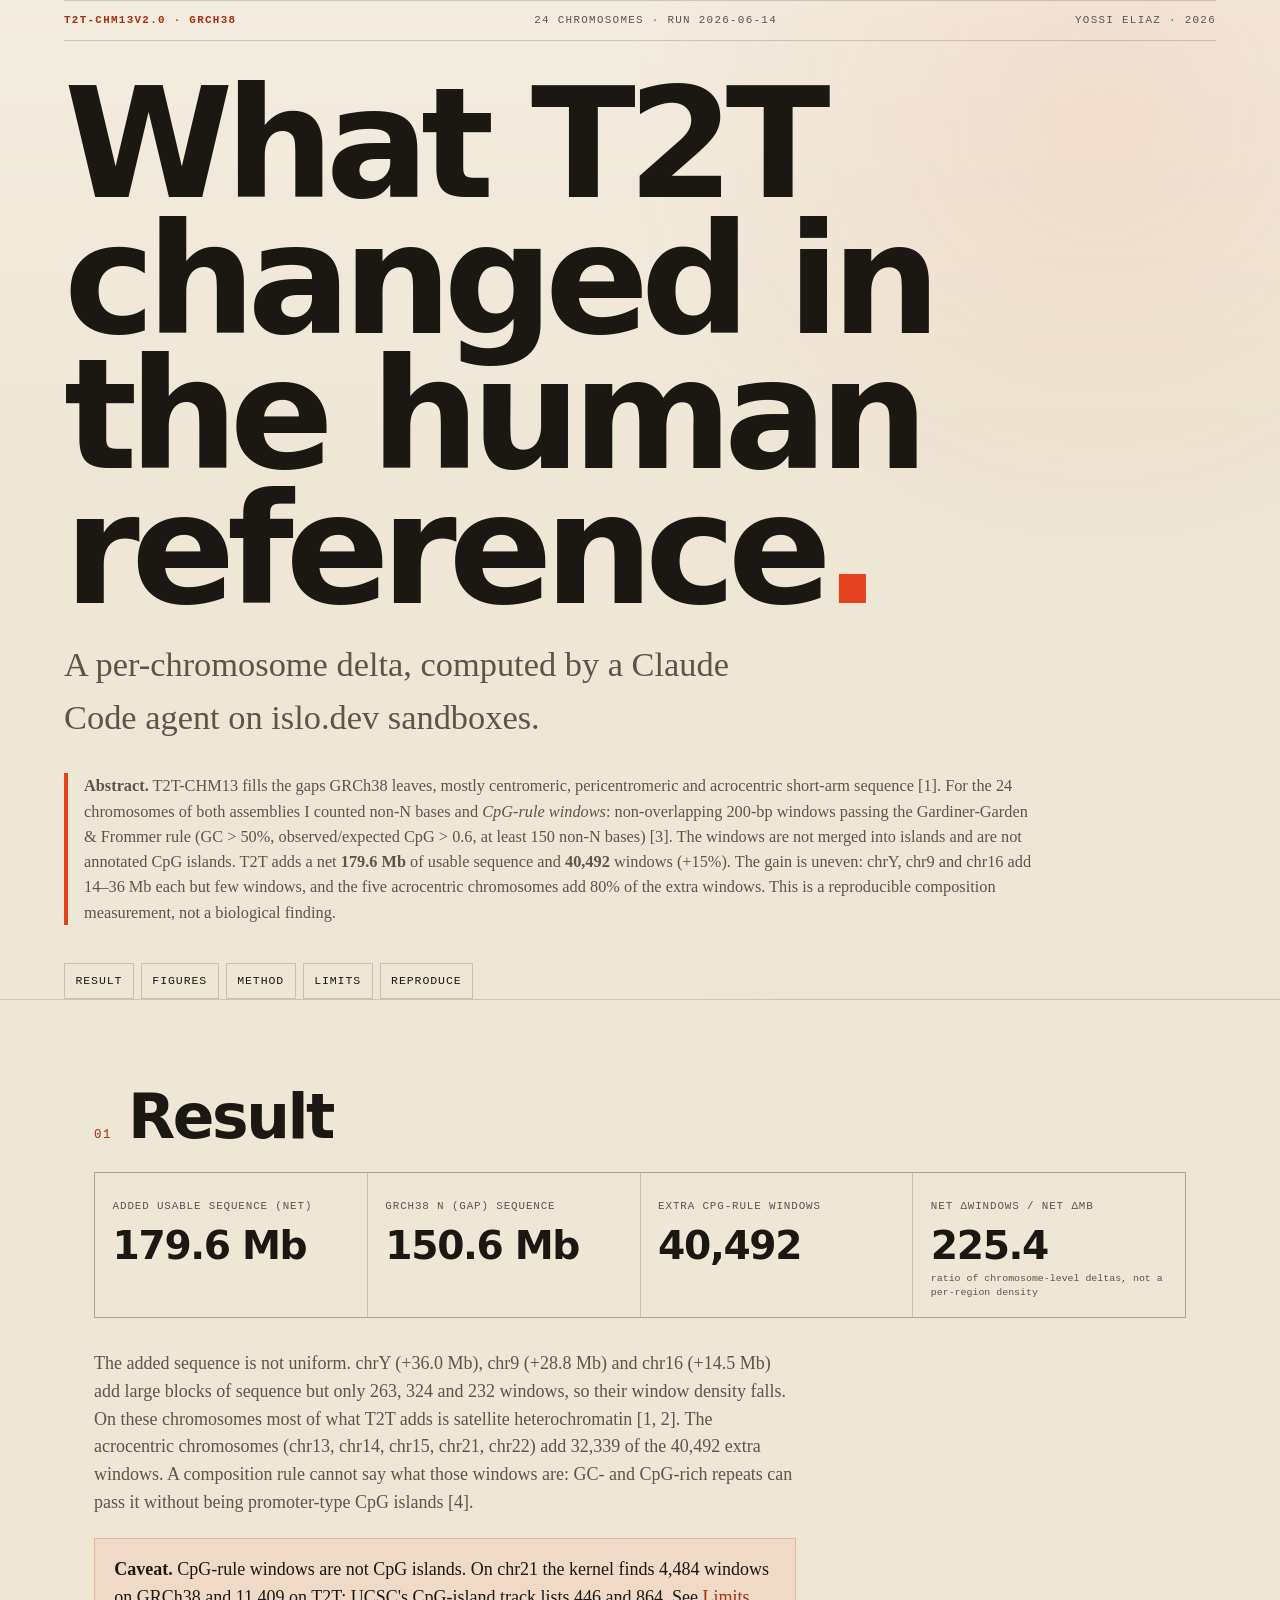
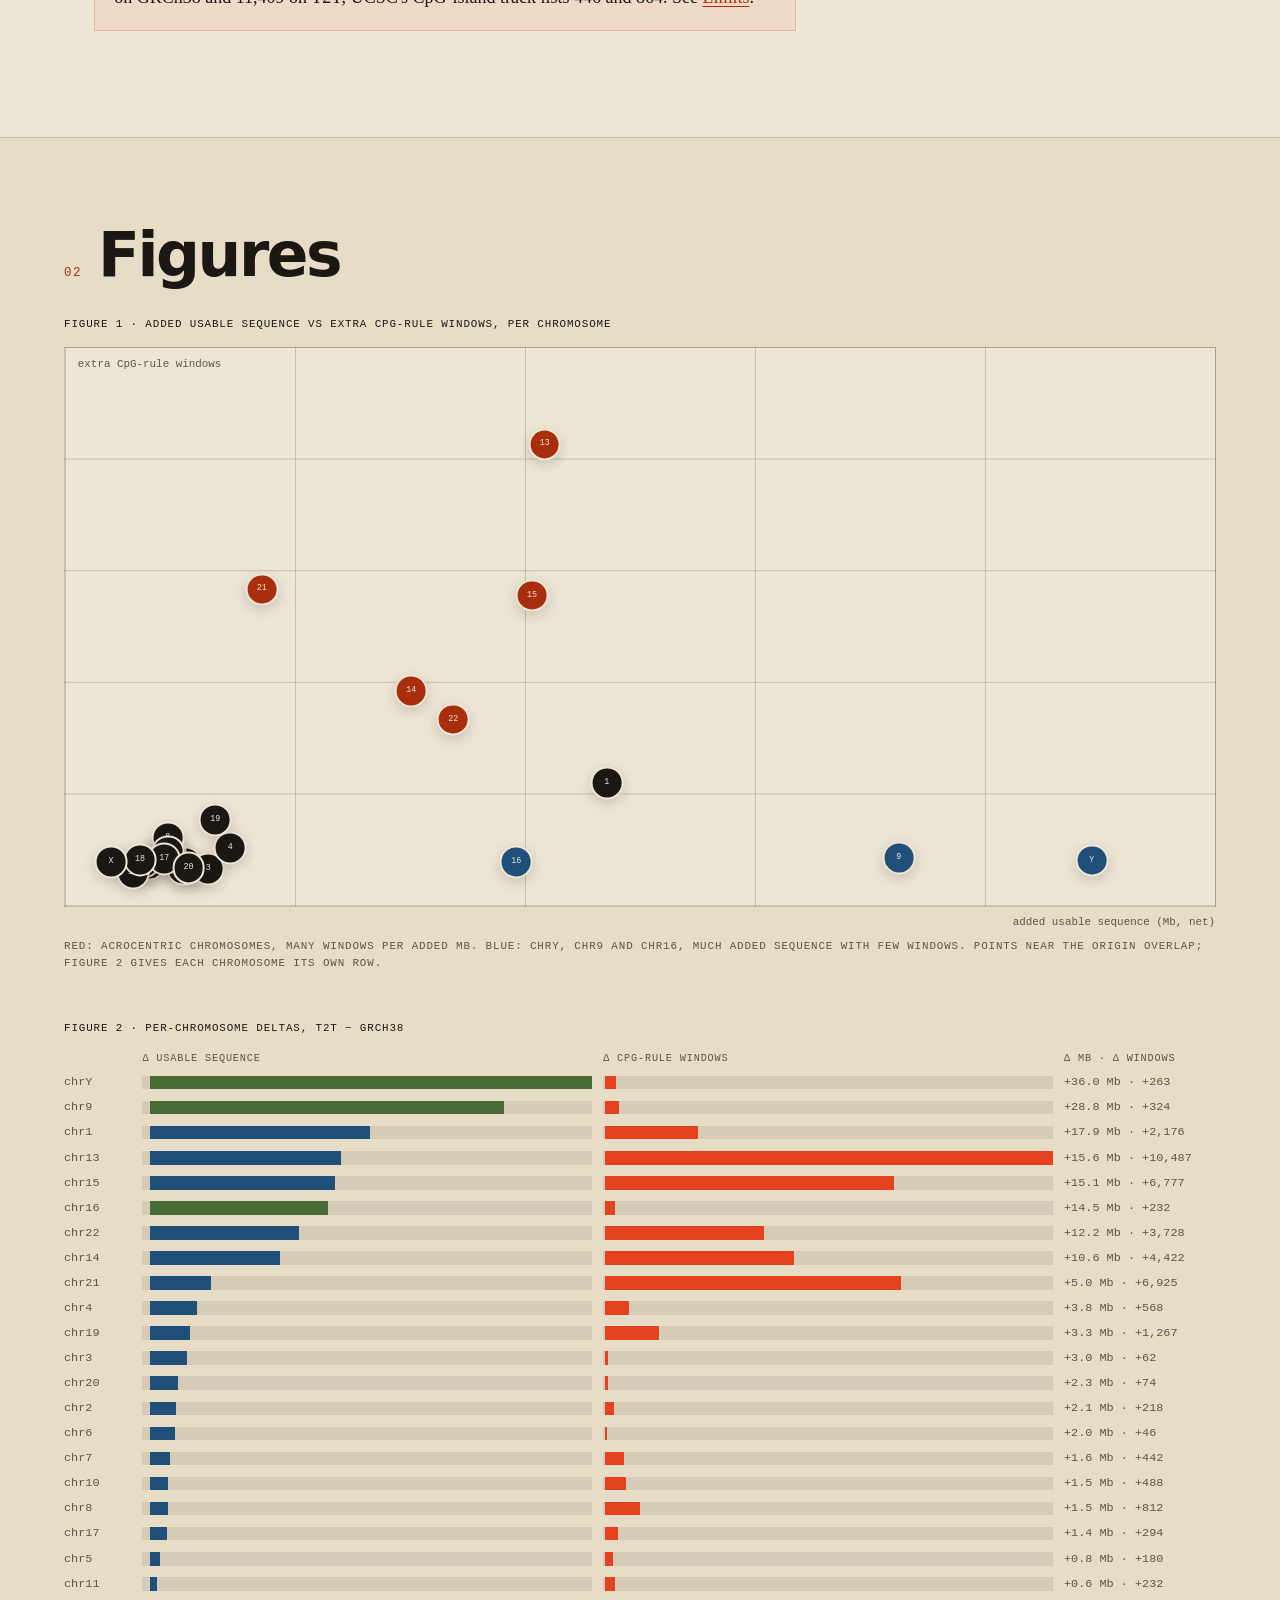
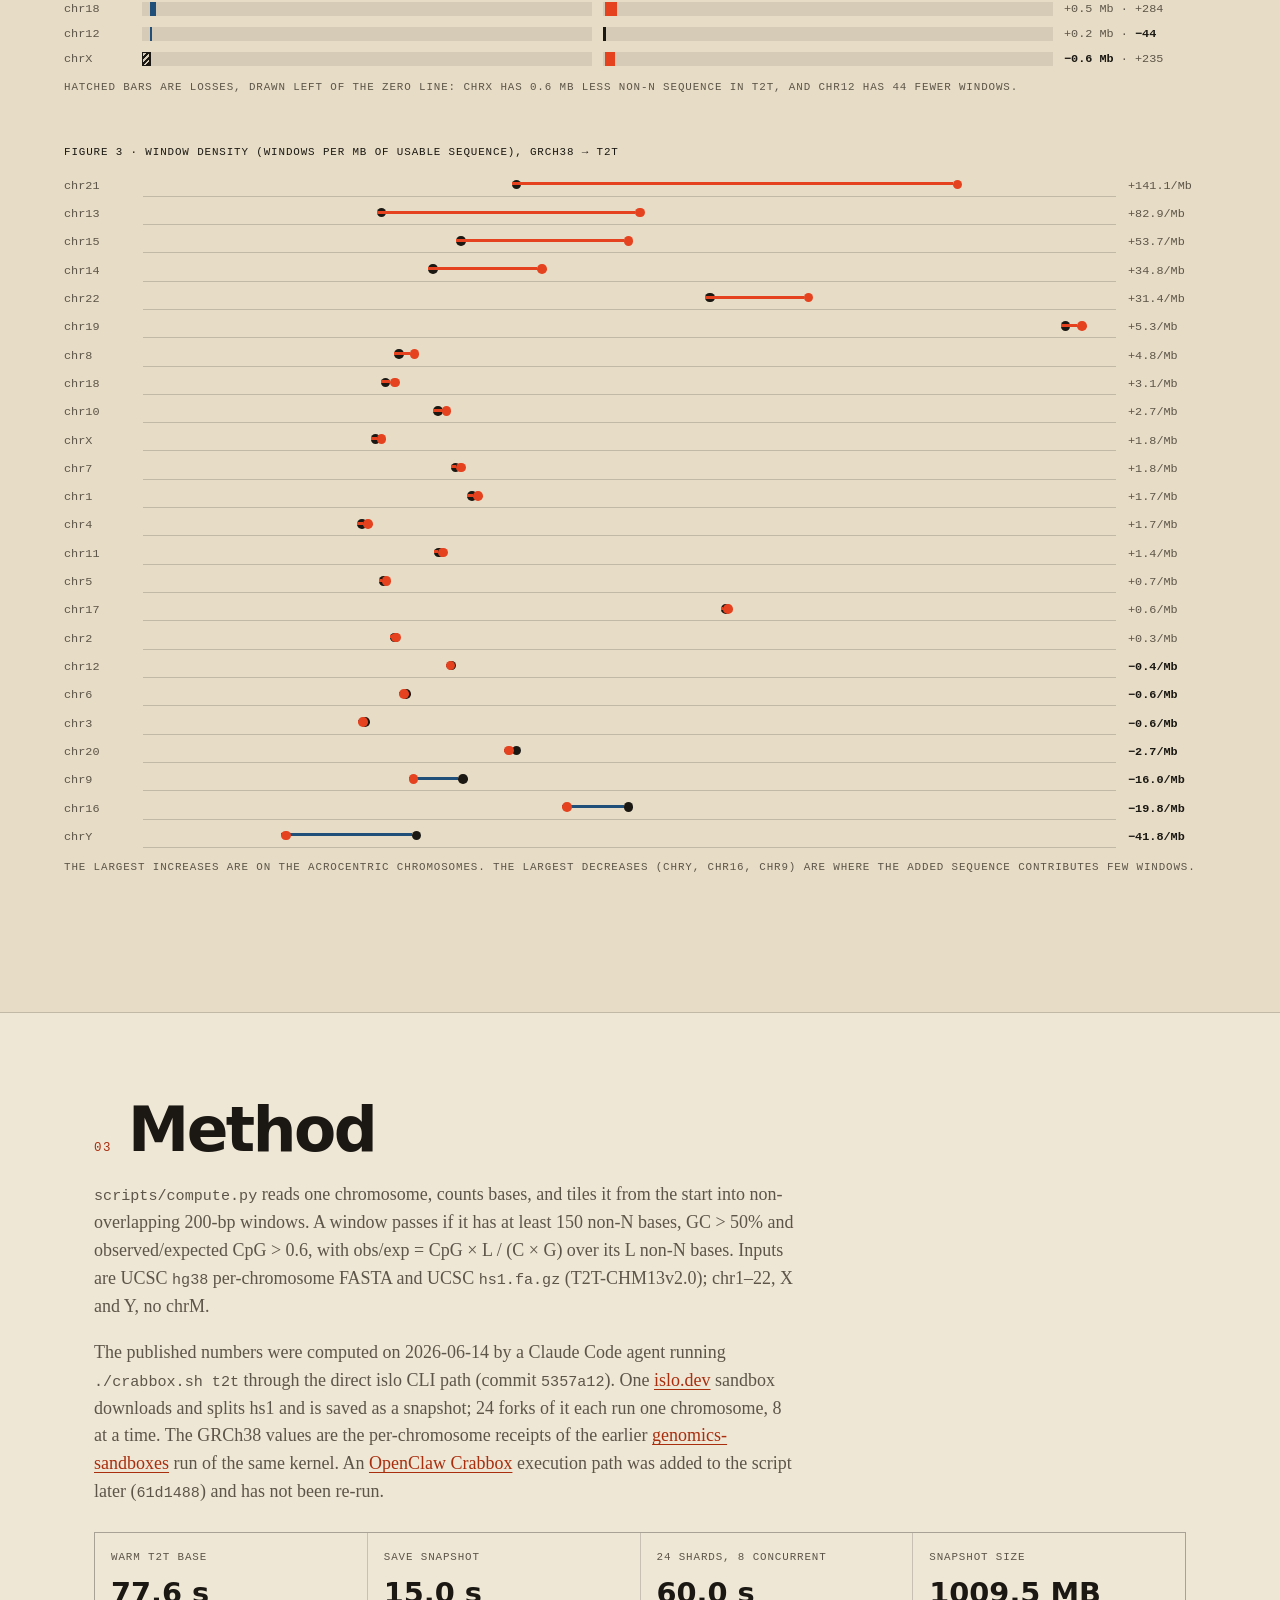
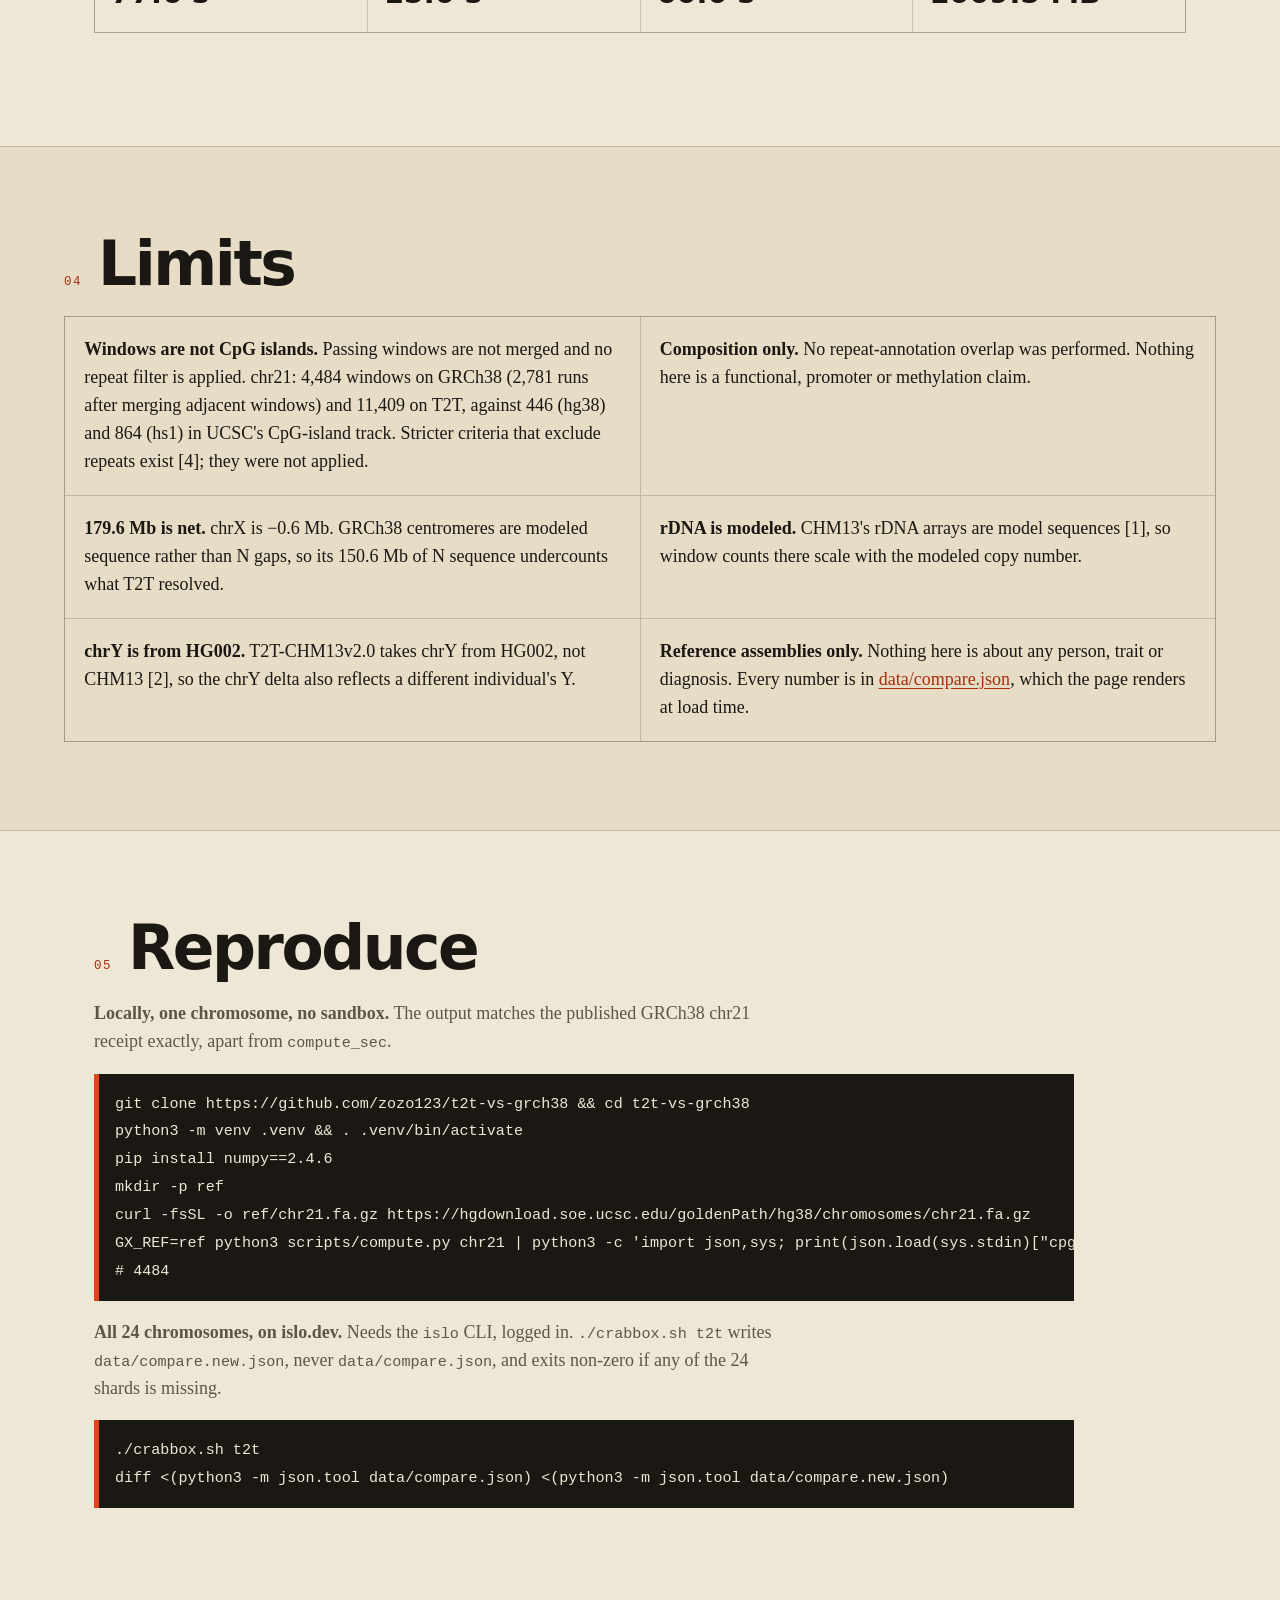
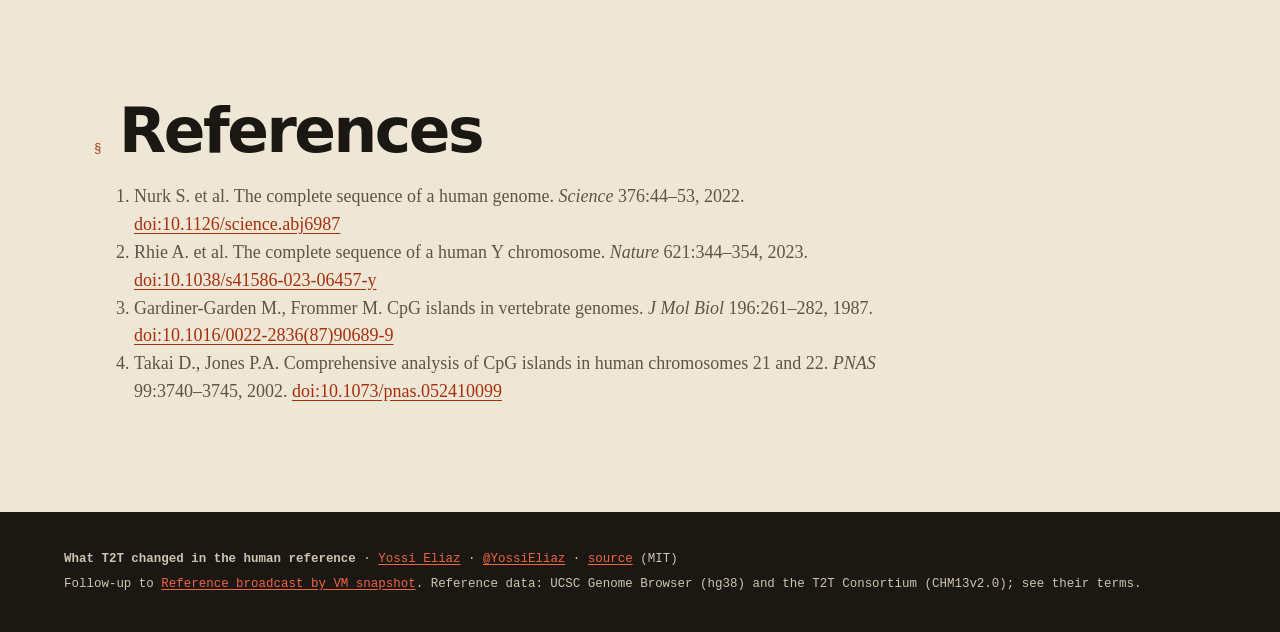
<file: index.html>
<!doctype html>
<html lang="en">
<head>
  <meta charset="utf-8">
  <meta name="viewport" content="width=device-width, initial-scale=1">
  <title>What T2T changed: GRCh38 vs T2T-CHM13 · Yossi Eliaz</title>
  <meta name="description" content="Per-chromosome GRCh38 vs T2T-CHM13v2.0: a net 179.6 Mb of added non-N sequence and 40,492 more CpG-rule windows (+15%). Composition only; not annotated CpG islands.">
  <meta name="author" content="Yossi Eliaz">
  <link rel="canonical" href="https://zozo123.github.io/t2t-vs-grch38/">
  <meta name="color-scheme" content="light">
  <meta property="og:type" content="article">
  <meta property="og:title" content="What T2T changed in the human reference">
  <meta property="og:description" content="T2T adds a net 179.6 Mb of usable sequence. Under a simple CpG-composition rule, heterochromatic additions (chrY, chr9, chr16) add few CpG-rich windows; acrocentric chromosomes (chr13–15, 21, 22) add most.">
  <meta property="og:url" content="https://zozo123.github.io/t2t-vs-grch38/">
  <meta property="og:image" content="https://zozo123.github.io/t2t-vs-grch38/og.png">
  <meta name="twitter:card" content="summary_large_image">
  <meta name="twitter:site" content="@YossiEliaz">
  <meta name="twitter:creator" content="@YossiEliaz">
  <link rel="icon" href="data:image/svg+xml,%3Csvg xmlns='http://www.w3.org/2000/svg' viewBox='0 0 16 16'%3E%3Crect width='16' height='16' rx='3' fill='%231b1813'/%3E%3Ccircle cx='8' cy='8' r='3.5' fill='%23e5421f'/%3E%3C/svg%3E">
  <link rel="stylesheet" href="styles.css">
  <script type="application/ld+json">
  {
    "@context": "https://schema.org",
    "@type": "TechArticle",
    "headline": "What T2T changed in the human reference",
    "url": "https://zozo123.github.io/t2t-vs-grch38/",
    "image": "https://zozo123.github.io/t2t-vs-grch38/og.png",
    "author": {
      "@type": "Person",
      "@id": "https://yossieliaz.netlify.app/#person",
      "name": "Yossi Eliaz",
      "url": "https://yossieliaz.netlify.app/"
    }
  }
  </script>
</head>
<body>
<header class="mast">
  <div class="rule"><span>T2T-CHM13v2.0 · GRCh38</span><span>24 chromosomes · run 2026-06-14</span><span>Yossi Eliaz · 2026</span></div>
  <h1>What T2T changed in the human reference<span>.</span></h1>
  <p class="dek">A per-chromosome delta, computed by a Claude Code agent on islo.dev sandboxes.</p>
  <p class="abstract"><b>Abstract.</b> T2T-CHM13 fills the gaps GRCh38 leaves, mostly centromeric, pericentromeric and acrocentric short-arm sequence [1]. For the 24 chromosomes of both assemblies I counted non-N bases and <dfn>CpG-rule windows</dfn>: non-overlapping 200-bp windows passing the Gardiner-Garden &amp; Frommer rule (GC &gt; 50%, observed/expected CpG &gt; 0.6, at least 150 non-N bases) [3]. The windows are not merged into islands and are not annotated CpG islands. T2T adds a net <b data-bind="totals.net_new_mb">179.6 Mb</b> of usable sequence and <b data-bind="totals.extra_islands">40,492</b> windows (+15%). The gain is uneven: chrY, chr9 and chr16 add 14–36 Mb each but few windows, and the five acrocentric chromosomes add 80% of the extra windows. This is a reproducible composition measurement, not a biological finding.</p>
  <nav>
    <a href="#result">Result</a>
    <a href="#figures">Figures</a>
    <a href="#method">Method</a>
    <a href="#limits">Limits</a>
    <a href="#reproduce">Reproduce</a>
  </nav>
</header>

<main>
  <section id="result" class="section">
    <div class="section-head"><span>01</span><h2>Result</h2></div>
    <div class="stats">
      <div><span>Added usable sequence (net)</span><b data-bind="totals.net_new_mb">179.6 Mb</b></div>
      <div><span>GRCh38 N (gap) sequence</span><b data-bind="totals.grch38_n_mb">150.6 Mb</b></div>
      <div><span>Extra CpG-rule windows</span><b data-bind="totals.extra_islands">40,492</b></div>
      <div><span>Net Δwindows / net ΔMb</span><b data-bind="totals.new_seq_isl_per_mb">225.4</b><small>ratio of chromosome-level deltas, not a per-region density</small></div>
    </div>
    <p class="lead">The added sequence is not uniform. chrY (+36.0 Mb), chr9 (+28.8 Mb) and chr16 (+14.5 Mb) add large blocks of sequence but only 263, 324 and 232 windows, so their window density falls. On these chromosomes most of what T2T adds is satellite heterochromatin [1, 2]. The acrocentric chromosomes (chr13, chr14, chr15, chr21, chr22) add 32,339 of the 40,492 extra windows. A composition rule cannot say what those windows are: GC- and CpG-rich repeats can pass it without being promoter-type CpG islands [4].</p>
    <p class="callout"><b>Caveat.</b> CpG-rule windows are not CpG islands. On chr21 the kernel finds 4,484 windows on GRCh38 and 11,409 on T2T; UCSC's CpG-island track lists 446 and 864. See <a href="#limits">Limits</a>.</p>
  </section>

  <section id="figures" class="section alt">
    <div class="section-head"><span>02</span><h2>Figures</h2></div>
    <figure>
      <figcaption>Figure 1 · Added usable sequence vs extra CpG-rule windows, per chromosome</figcaption>
      <div id="scatter" class="scatter" role="img" aria-label="Scatter plot of added usable sequence against extra CpG-rule windows, one point per chromosome"></div>
      <p class="note">Red: acrocentric chromosomes, many windows per added Mb. Blue: chrY, chr9 and chr16, much added sequence with few windows. Points near the origin overlap; Figure 2 gives each chromosome its own row.</p>
    </figure>
    <figure>
      <figcaption>Figure 2 · Per-chromosome deltas, T2T − GRCh38</figcaption>
      <div id="bars" class="bars" role="group" aria-label="Per-chromosome delta bars"></div>
      <p class="note">Hatched bars are losses, drawn left of the zero line: chrX has 0.6 Mb less non-N sequence in T2T, and chr12 has 44 fewer windows.</p>
    </figure>
    <figure>
      <figcaption>Figure 3 · Window density (windows per Mb of usable sequence), GRCh38 → T2T</figcaption>
      <div id="density" class="density" role="group" aria-label="Density slope chart"></div>
      <p class="note">The largest increases are on the acrocentric chromosomes. The largest decreases (chrY, chr16, chr9) are where the added sequence contributes few windows.</p>
    </figure>
  </section>

  <section id="method" class="section">
    <div class="section-head"><span>03</span><h2>Method</h2></div>
    <p class="lead"><code>scripts/compute.py</code> reads one chromosome, counts bases, and tiles it from the start into non-overlapping 200-bp windows. A window passes if it has at least 150 non-N bases, GC &gt; 50% and observed/expected CpG &gt; 0.6, with obs/exp = CpG × L / (C × G) over its L non-N bases. Inputs are UCSC <code>hg38</code> per-chromosome FASTA and UCSC <code>hs1.fa.gz</code> (T2T-CHM13v2.0); chr1–22, X and Y, no chrM.</p>
    <p class="lead">The published numbers were computed on 2026-06-14 by a Claude Code agent running <code>./crabbox.sh t2t</code> through the direct islo CLI path (commit <code>5357a12</code>). One <a href="https://islo.dev">islo.dev</a> sandbox downloads and splits hs1 and is saved as a snapshot; 24 forks of it each run one chromosome, 8 at a time. The GRCh38 values are the per-chromosome receipts of the earlier <a href="https://zozo123.github.io/genomics-sandboxes/">genomics-sandboxes</a> run of the same kernel. An <a href="https://github.com/openclaw/crabbox">OpenClaw Crabbox</a> execution path was added to the script later (<code>61d1488</code>) and has not been re-run.</p>
    <div class="timeline">
      <div><span>Warm T2T base</span><b data-bind="timings.warmup_sec">77.6 s</b></div>
      <div><span>Save snapshot</span><b data-bind="snapshot.save_sec">15.0 s</b></div>
      <div><span>24 shards, 8 concurrent</span><b data-bind="timings.map_wallclock_sec">60.0 s</b></div>
      <div><span>Snapshot size</span><b data-bind="snapshot.size">1009.5 MB</b></div>
    </div>
  </section>

  <section id="limits" class="section alt">
    <div class="section-head"><span>04</span><h2>Limits</h2></div>
    <div class="grid">
      <p><b>Windows are not CpG islands.</b> Passing windows are not merged and no repeat filter is applied. chr21: 4,484 windows on GRCh38 (2,781 runs after merging adjacent windows) and 11,409 on T2T, against 446 (hg38) and 864 (hs1) in UCSC's CpG-island track. Stricter criteria that exclude repeats exist [4]; they were not applied.</p>
      <p><b>Composition only.</b> No repeat-annotation overlap was performed. Nothing here is a functional, promoter or methylation claim.</p>
      <p><b>179.6 Mb is net.</b> chrX is −0.6 Mb. GRCh38 centromeres are modeled sequence rather than N gaps, so its 150.6 Mb of N sequence undercounts what T2T resolved.</p>
      <p><b>rDNA is modeled.</b> CHM13's rDNA arrays are model sequences [1], so window counts there scale with the modeled copy number.</p>
      <p><b>chrY is from HG002.</b> T2T-CHM13v2.0 takes chrY from HG002, not CHM13 [2], so the chrY delta also reflects a different individual's Y.</p>
      <p><b>Reference assemblies only.</b> Nothing here is about any person, trait or diagnosis. Every number is in <a href="./data/compare.json">data/compare.json</a>, which the page renders at load time.</p>
    </div>
  </section>

  <section id="reproduce" class="section">
    <div class="section-head"><span>05</span><h2>Reproduce</h2></div>
    <p class="lead"><b>Locally, one chromosome, no sandbox.</b> The output matches the published GRCh38 chr21 receipt exactly, apart from <code>compute_sec</code>.</p>
    <pre><code>git clone https://github.com/zozo123/t2t-vs-grch38 && cd t2t-vs-grch38
python3 -m venv .venv && . .venv/bin/activate
pip install numpy==2.4.6
mkdir -p ref
curl -fsSL -o ref/chr21.fa.gz https://hgdownload.soe.ucsc.edu/goldenPath/hg38/chromosomes/chr21.fa.gz
GX_REF=ref python3 scripts/compute.py chr21 | python3 -c 'import json,sys; print(json.load(sys.stdin)["cpg_islands"])'
# 4484</code></pre>
    <p class="lead"><b>All 24 chromosomes, on islo.dev.</b> Needs the <code>islo</code> CLI, logged in. <code>./crabbox.sh t2t</code> writes <code>data/compare.new.json</code>, never <code>data/compare.json</code>, and exits non-zero if any of the 24 shards is missing.</p>
    <pre><code>./crabbox.sh t2t
diff &lt;(python3 -m json.tool data/compare.json) &lt;(python3 -m json.tool data/compare.new.json)</code></pre>
  </section>

  <section class="section refs">
    <div class="section-head"><span>§</span><h2>References</h2></div>
    <ol>
      <li>Nurk S. et al. The complete sequence of a human genome. <i>Science</i> 376:44–53, 2022. <a href="https://doi.org/10.1126/science.abj6987">doi:10.1126/science.abj6987</a></li>
      <li>Rhie A. et al. The complete sequence of a human Y chromosome. <i>Nature</i> 621:344–354, 2023. <a href="https://doi.org/10.1038/s41586-023-06457-y">doi:10.1038/s41586-023-06457-y</a></li>
      <li>Gardiner-Garden M., Frommer M. CpG islands in vertebrate genomes. <i>J Mol Biol</i> 196:261–282, 1987. <a href="https://doi.org/10.1016/0022-2836(87)90689-9">doi:10.1016/0022-2836(87)90689-9</a></li>
      <li>Takai D., Jones P.A. Comprehensive analysis of CpG islands in human chromosomes 21 and 22. <i>PNAS</i> 99:3740–3745, 2002. <a href="https://doi.org/10.1073/pnas.052410099">doi:10.1073/pnas.052410099</a></li>
    </ol>
  </section>
</main>

<footer>
  <p><b>What T2T changed in the human reference</b> · <a href="https://www.linkedin.com/in/yossi-eliaz">Yossi Eliaz</a> · <a href="https://x.com/YossiEliaz">@YossiEliaz</a> · <a href="https://github.com/zozo123/t2t-vs-grch38">source</a> (MIT)</p>
  <p>Follow-up to <a href="https://zozo123.github.io/genomics-sandboxes/">Reference broadcast by VM snapshot</a>. Reference data: UCSC Genome Browser (hg38) and the T2T Consortium (CHM13v2.0); see their terms.</p>
</footer>

<script src="script.js"></script>
</body>
</html>
</file>
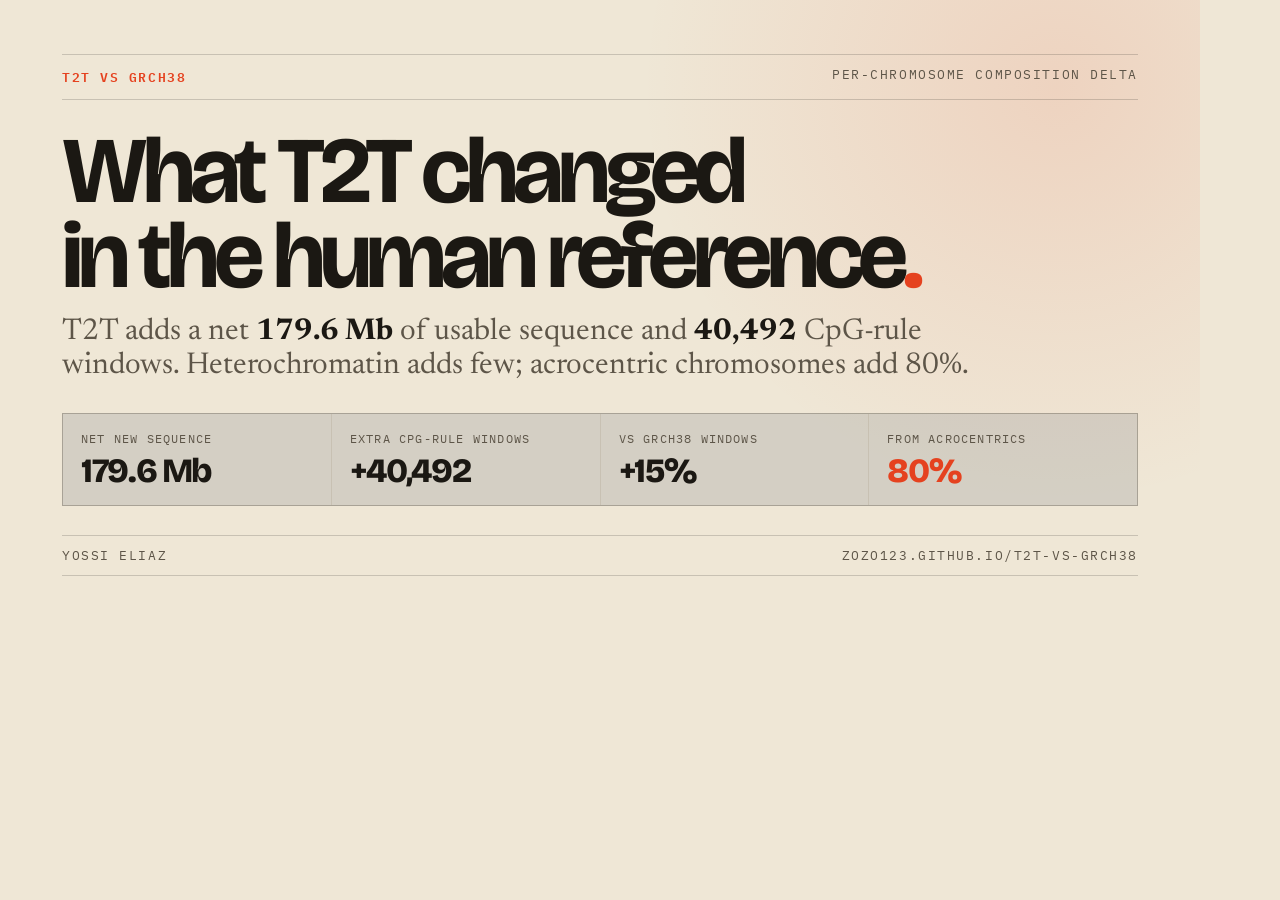
<file: og-card.html>
<!doctype html>
<html lang="en">
<head>
<meta charset="utf-8">
<link rel="preconnect" href="https://fonts.googleapis.com">
<link rel="preconnect" href="https://fonts.gstatic.com" crossorigin>
<link href="https://fonts.googleapis.com/css2?family=Bricolage+Grotesque:opsz,wght@12..96,700;12..96,800&family=IBM+Plex+Mono:wght@400;600&family=Newsreader:opsz,wght@6..72,400&display=swap" rel="stylesheet">
<style>
:root{--paper:#efe7d6;--ink:#1b1813;--ink2:#5d5548;--hot:#e5421f;--blue:#204f79}
*{box-sizing:border-box} body{margin:0;width:1200px;height:630px;background:var(--paper);color:var(--ink);font-family:"Newsreader",serif;overflow:hidden}
.card{height:100%;padding:54px 62px;display:flex;flex-direction:column;justify-content:space-between;background:radial-gradient(circle at 88% 14%,rgba(229,66,31,.12),transparent 35%)}
.top,.by{font-family:"IBM Plex Mono",monospace;text-transform:uppercase;letter-spacing:.12em;font-size:13px;color:var(--ink2);display:flex;justify-content:space-between;border-block:1px solid rgba(27,24,19,.18);padding:11px 0}
.top span:first-child{color:var(--hot);font-weight:600}
h1{font-family:"Bricolage Grotesque",sans-serif;font-size:94px;line-height:.9;letter-spacing:-.055em;margin:0 0 18px;max-width:920px}
h1 span{color:var(--hot)}
.sub{font-size:30px;line-height:1.12;max-width:910px;color:var(--ink2);margin:0}.sub b{color:var(--ink)}
.stats{display:grid;grid-template-columns:repeat(4,1fr);gap:1px;background:rgba(27,24,19,.18);border:1px solid rgba(27,24,19,.18)}
.stat{background:rgba(255,255,255,.22);padding:17px 18px}.k{display:block;font-family:"IBM Plex Mono",monospace;font-size:12px;letter-spacing:.1em;text-transform:uppercase;color:var(--ink2)}.v{display:block;font-family:"Bricolage Grotesque",sans-serif;font-size:34px;font-weight:800;letter-spacing:-.04em;line-height:1;margin-top:8px}.hot .v{color:var(--hot)}
</style>
</head>
<body>
<div class="card">
  <div class="top"><span>T2T vs GRCh38</span><span>per-chromosome composition delta</span></div>
  <div>
    <h1>What T2T changed<br>in the human reference<span>.</span></h1>
    <p class="sub">T2T adds a net <b>179.6 Mb</b> of usable sequence and <b>40,492</b> CpG-rule windows. Heterochromatin adds few; acrocentric chromosomes add 80%.</p>
  </div>
  <div>
    <div class="stats">
      <div class="stat"><span class="k">net new sequence</span><span class="v">179.6 Mb</span></div>
      <div class="stat"><span class="k">extra CpG-rule windows</span><span class="v">+40,492</span></div>
      <div class="stat"><span class="k">vs GRCh38 windows</span><span class="v">+15%</span></div>
      <div class="stat hot"><span class="k">from acrocentrics</span><span class="v">80%</span></div>
    </div>
  </div>
  <div class="by"><span>Yossi Eliaz</span><span>zozo123.github.io/t2t-vs-grch38</span></div>
</div>
</body>
</html>
</file>
<file: styles.css>
:root {
  --paper: #efe7d6;
  --paper-2: #e7dcc6;
  --ink: #1b1813;
  --ink-2: #5d5548;
  --rule: rgba(27, 24, 19, .18);
  --hot: #e5421f;
  /* --hot is 3.0-3.3:1 on the paper tones, so it stays for fills and borders.
     Text uses --hot-ink (>= 5:1 on paper, paper-2 and the callout) or, on the
     ink footer, --hot-on-ink (5.6:1). */
  --hot-ink: #a82e0e;
  --hot-on-ink: #f0643f;
  --blue: #204f79;
  --green: #486b36;
  --neg: #1b1813;
  --mono: "IBM Plex Mono", ui-monospace, SFMono-Regular, Menlo, monospace;
  --serif: "Newsreader", Georgia, serif;
  --display: "Bricolage Grotesque", Inter, system-ui, sans-serif;
}
* { box-sizing: border-box; }
body {
  margin: 0;
  background: var(--paper);
  color: var(--ink);
  font-family: var(--serif);
  font-size: 18px;
  line-height: 1.55;
}
a { color: var(--hot-ink); text-underline-offset: .15em; }
.mast, .section, footer { padding-inline: clamp(1.25rem, 5vw, 5rem); }
.mast {
  min-height: 92vh;
  display: flex;
  flex-direction: column;
  justify-content: center;
  border-bottom: 1px solid var(--rule);
  background:
    radial-gradient(circle at 86% 12%, rgba(229,66,31,.08), transparent 34%),
    linear-gradient(180deg, rgba(255,255,255,.24), transparent 45%);
}
.rule {
  display: flex;
  justify-content: space-between;
  gap: 1rem;
  max-width: 1180px;
  font-family: var(--mono);
  font-size: .68rem;
  text-transform: uppercase;
  letter-spacing: .12em;
  color: var(--ink-2);
  border-block: 1px solid var(--rule);
  padding: .7rem 0;
}
.rule span:first-child { color: var(--hot-ink); font-weight: 600; }
h1 {
  max-width: 980px;
  margin: 2.2rem 0 0;
  font-family: var(--display);
  font-weight: 800;
  letter-spacing: -.055em;
  line-height: .88;
  font-size: clamp(4rem, 12vw, 10.5rem);
}
h1 span { color: var(--hot); }
.dek {
  margin: 1.3rem 0 .8rem;
  max-width: 720px;
  font-size: clamp(1.3rem, 3vw, 2.15rem);
  color: var(--ink-2);
}
.abstract {
  max-width: 980px;
  margin: 1rem 0 1.4rem;
  color: var(--ink-2);
  font-size: 1.02rem;
  border-left: 4px solid var(--hot);
  padding-left: 1rem;
}
nav { display: flex; flex-wrap: wrap; gap: .45rem; margin-top: 1rem; }
nav a {
  font-family: var(--mono);
  font-size: .72rem;
  text-transform: uppercase;
  letter-spacing: .08em;
  color: var(--ink);
  border: 1px solid var(--rule);
  padding: .48rem .65rem;
  text-decoration: none;
}
nav a:hover { background: var(--ink); color: var(--paper); }
.section {
  max-width: 1220px;
  margin: 0 auto;
  padding-block: clamp(3rem, 7vw, 5.5rem);
}
.section.alt {
  max-width: none;
  background: var(--paper-2);
  border-block: 1px solid var(--rule);
}
.section.alt > * { max-width: 1220px; margin-inline: auto; }
.section-head {
  display: grid;
  grid-template-columns: auto 1fr;
  gap: 1rem;
  align-items: baseline;
  margin-bottom: 1.4rem;
}
.section-head span {
  font-family: var(--mono);
  color: var(--hot-ink);
  font-size: .78rem;
  letter-spacing: .12em;
}
h2 {
  margin: 0;
  font-family: var(--display);
  font-size: clamp(2rem, 4.8vw, 4rem);
  line-height: .95;
  letter-spacing: -.04em;
}
.lead, .callout { max-width: 78ch; color: var(--ink-2); }
.callout {
  color: var(--ink);
  background: rgba(229,66,31,.08);
  border: 1px solid rgba(229,66,31,.25);
  padding: 1.1rem 1.2rem;
  margin-top: 1.3rem;
}
.stats {
  display: grid;
  grid-template-columns: repeat(4, minmax(0, 1fr));
  gap: 1px;
  margin: 1.6rem 0 2rem;
  background: var(--rule);
  border: 1px solid var(--rule);
}
.stats div {
  background: var(--paper);
  padding: 1.1rem;
}
.stats span, figcaption, .note {
  font-family: var(--mono);
  text-transform: uppercase;
  letter-spacing: .08em;
  font-size: .68rem;
  color: var(--ink-2);
}
.stats b {
  display: block;
  margin-top: .5rem;
  font-family: var(--display);
  font-size: clamp(1.5rem, 3.2vw, 2.45rem);
  line-height: 1;
  letter-spacing: -.035em;
}
.stats small {
  display: block;
  margin-top: .45rem;
  font-family: var(--mono);
  font-size: .62rem;
  line-height: 1.35;
  color: var(--ink-2);
}
figure { margin: 2rem 0 3rem; }
figcaption { margin-bottom: .9rem; color: var(--ink); }
.scatter {
  position: relative;
  height: 560px;
  background:
    linear-gradient(90deg, var(--rule) 1px, transparent 1px) 0 0 / 20% 100%,
    linear-gradient(0deg, var(--rule) 1px, transparent 1px) 0 0 / 100% 20%,
    rgba(255,255,255,.28);
  border: 1px solid var(--rule);
  margin-bottom: 1.9rem;
}
.pt {
  position: absolute;
  width: 2.05rem;
  height: 2.05rem;
  transform: translate(-50%, 50%);
  border-radius: 50%;
  display: grid;
  place-items: center;
  background: var(--ink);
  color: var(--paper);
  font-family: var(--mono);
  font-size: .52rem;
  border: 2px solid var(--paper);
  box-shadow: 0 4px 14px rgba(27,24,19,.18);
}
.pt.acro { background: var(--hot-ink); }
.pt.het { background: var(--blue); }
.axis {
  position: absolute;
  font-family: var(--mono);
  font-size: .68rem;
  color: var(--ink-2);
}
/* below the plot box, so low points cannot cover it */
.axis.x { right: 0; top: calc(100% + .45rem); }
.axis.y { left: .8rem; top: .5rem; }
.bars, .density { display: grid; gap: .42rem; }
.barrow {
  display: grid;
  grid-template-columns: 4.2rem 1fr 1fr 9.5rem;
  gap: .7rem;
  align-items: center;
}
.barrow .name, .barrow .val, .density .name, .density .val {
  font-family: var(--mono);
  font-size: .74rem;
  color: var(--ink-2);
}
.barrow.head span {
  font-family: var(--mono);
  font-size: .64rem;
  text-transform: uppercase;
  letter-spacing: .08em;
  color: var(--ink-2);
}
.val .neg { color: var(--neg); font-weight: 600; }
.track {
  height: .85rem;
  background: rgba(27,24,19,.08);
  position: relative;
  overflow: hidden;
}
.fill {
  position: absolute;
  top: 0;
  bottom: 0;
  left: var(--x, 0);
  width: max(2px, var(--w));
  background: var(--blue);
}
.fill.hot { background: var(--hot); }
.fill.green { background: var(--green); }
/* losses (negative deltas): drawn leftward from the zero line, hatched */
.fill.neg {
  background: repeating-linear-gradient(135deg, var(--neg) 0 2px, transparent 2px 4px);
  box-shadow: inset 0 0 0 1px var(--neg);
}
.zero {
  position: absolute;
  top: -2px;
  bottom: -2px;
  width: 1px;
  background: var(--ink);
}
.density-row {
  display: grid;
  grid-template-columns: 4.2rem 1fr 5.5rem;
  gap: .75rem;
  align-items: center;
}
.slope {
  height: 1.35rem;
  position: relative;
  border-bottom: 1px solid var(--rule);
}
.slope i {
  position: absolute;
  top: .45rem;
  left: var(--a);
  width: max(2px, calc(var(--b) - var(--a)));
  height: 3px;
  background: var(--hot);
}
.slope i.down {
  background: var(--blue);
  left: var(--b);
  width: max(2px, calc(var(--a) - var(--b)));
}
.slope:before, .slope:after {
  content: "";
  position: absolute;
  top: .28rem;
  width: .6rem;
  height: .6rem;
  border-radius: 50%;
  background: var(--ink);
}
.slope:before { left: var(--a); }
.slope:after { left: var(--b); background: var(--hot); }
.timeline {
  display: grid;
  grid-template-columns: repeat(4, minmax(0, 1fr));
  gap: 1px;
  margin: 1.6rem 0;
  background: var(--rule);
  border: 1px solid var(--rule);
}
.timeline div {
  background: var(--paper);
  padding: 1rem;
}
.timeline span {
  display: block;
  font-family: var(--mono);
  font-size: .68rem;
  text-transform: uppercase;
  letter-spacing: .08em;
  color: var(--ink-2);
}
.timeline b {
  display: block;
  font-family: var(--display);
  font-size: 1.8rem;
  margin-top: .35rem;
}
pre {
  max-width: 980px;
  overflow: auto;
  background: var(--ink);
  color: #efe7d6;
  padding: 1rem;
  border-left: 5px solid var(--hot);
}
code { font-family: var(--mono); font-size: .84em; }
.grid {
  display: grid;
  grid-template-columns: repeat(2, minmax(0, 1fr));
  gap: 1px;
  background: var(--rule);
  border: 1px solid var(--rule);
}
.grid p {
  margin: 0;
  background: var(--paper-2);
  padding: 1.2rem;
}
.refs ol { max-width: 88ch; color: var(--ink-2); }
footer {
  background: var(--ink);
  color: #cec4b2;
  padding-block: 2rem;
  font-family: var(--mono);
  font-size: .78rem;
}
footer p { max-width: 1220px; margin: .35rem auto; }
footer a { color: var(--hot-on-ink); }
body.data-error #figures::before {
  content: "data/compare.json could not be loaded, so the figures are empty. The numbers in the text are static copies of it.";
  display: block;
  max-width: 1220px;
  margin: 0 auto 1.5rem;
  padding: .9rem 1rem;
  border: 1px solid var(--hot);
  color: var(--hot-ink);
  font-family: var(--mono);
  font-size: .78rem;
}
@media (max-width: 760px) {
  .rule { display: grid; }
  .stats, .timeline, .grid { grid-template-columns: 1fr; }
  .barrow { grid-template-columns: 3.2rem 1fr 1fr; }
  .barrow .val { display: none; }
  .scatter { height: 430px; }
}
</file>
